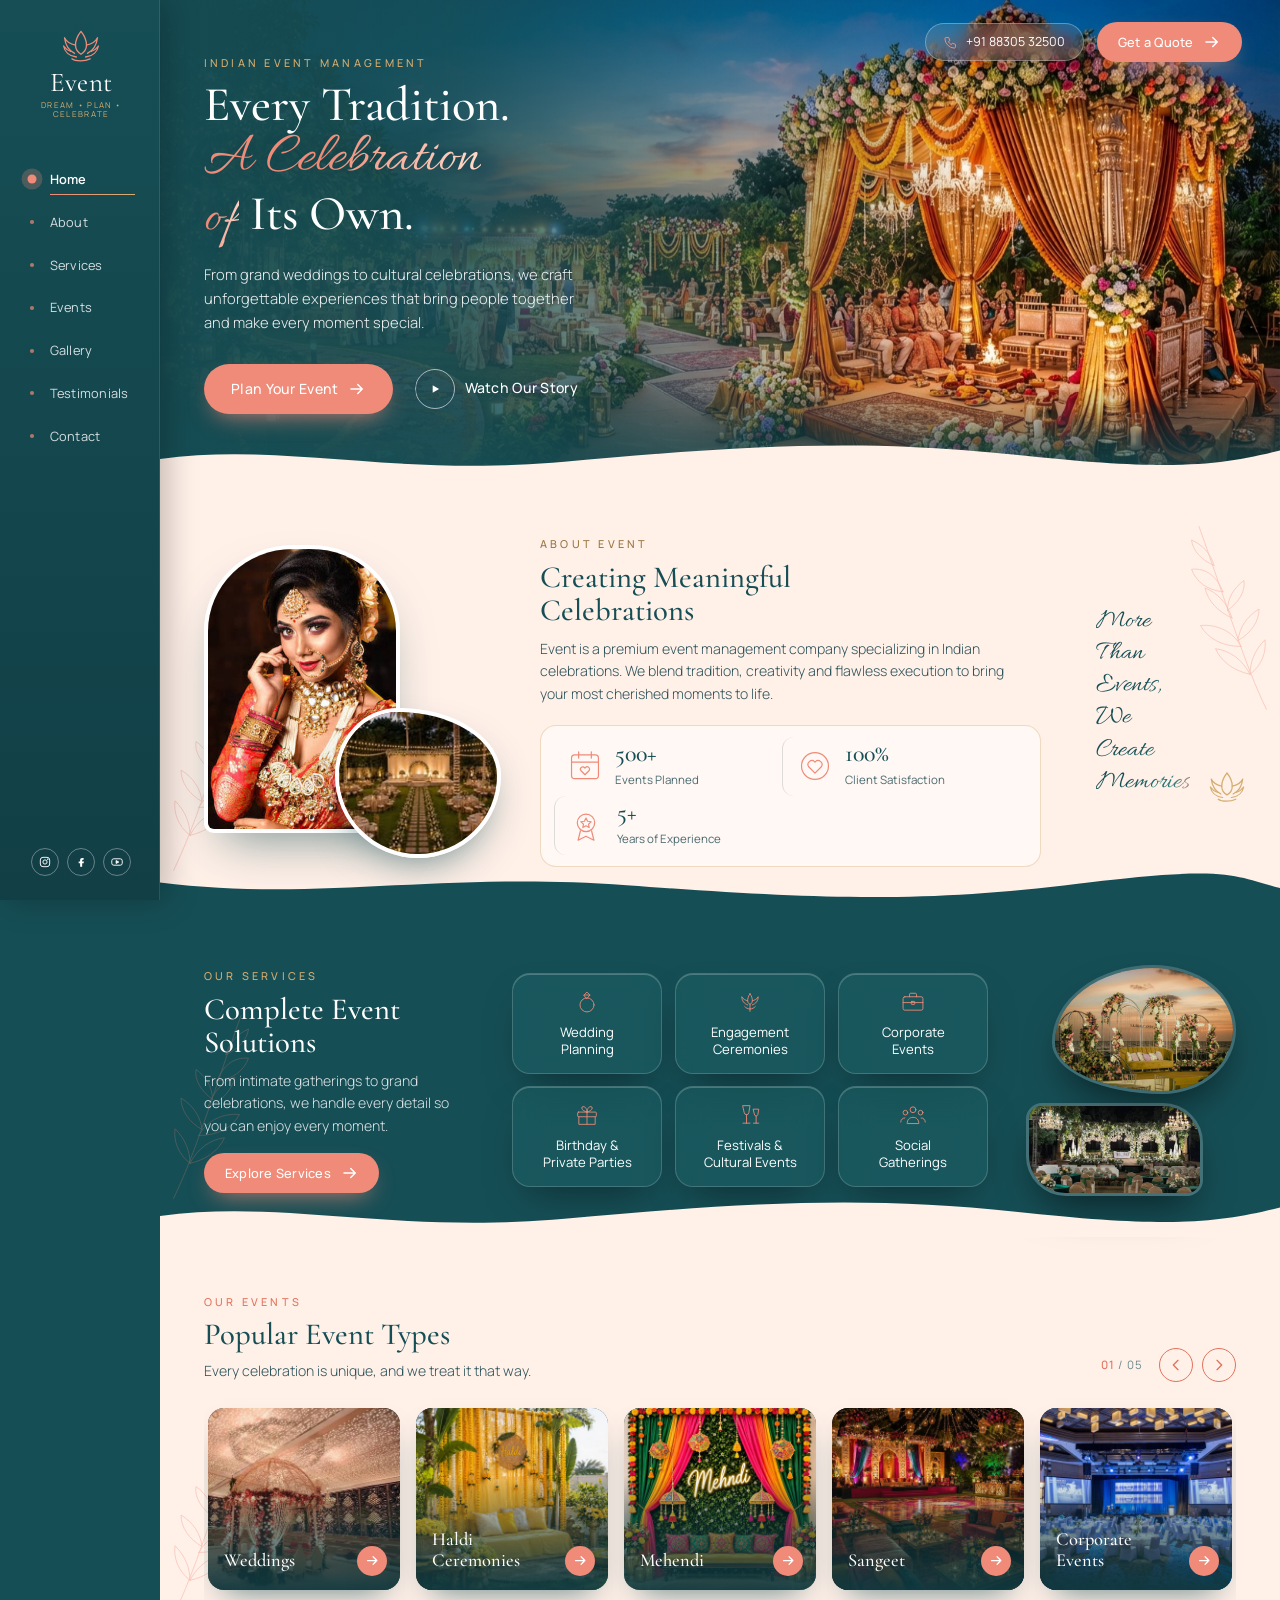
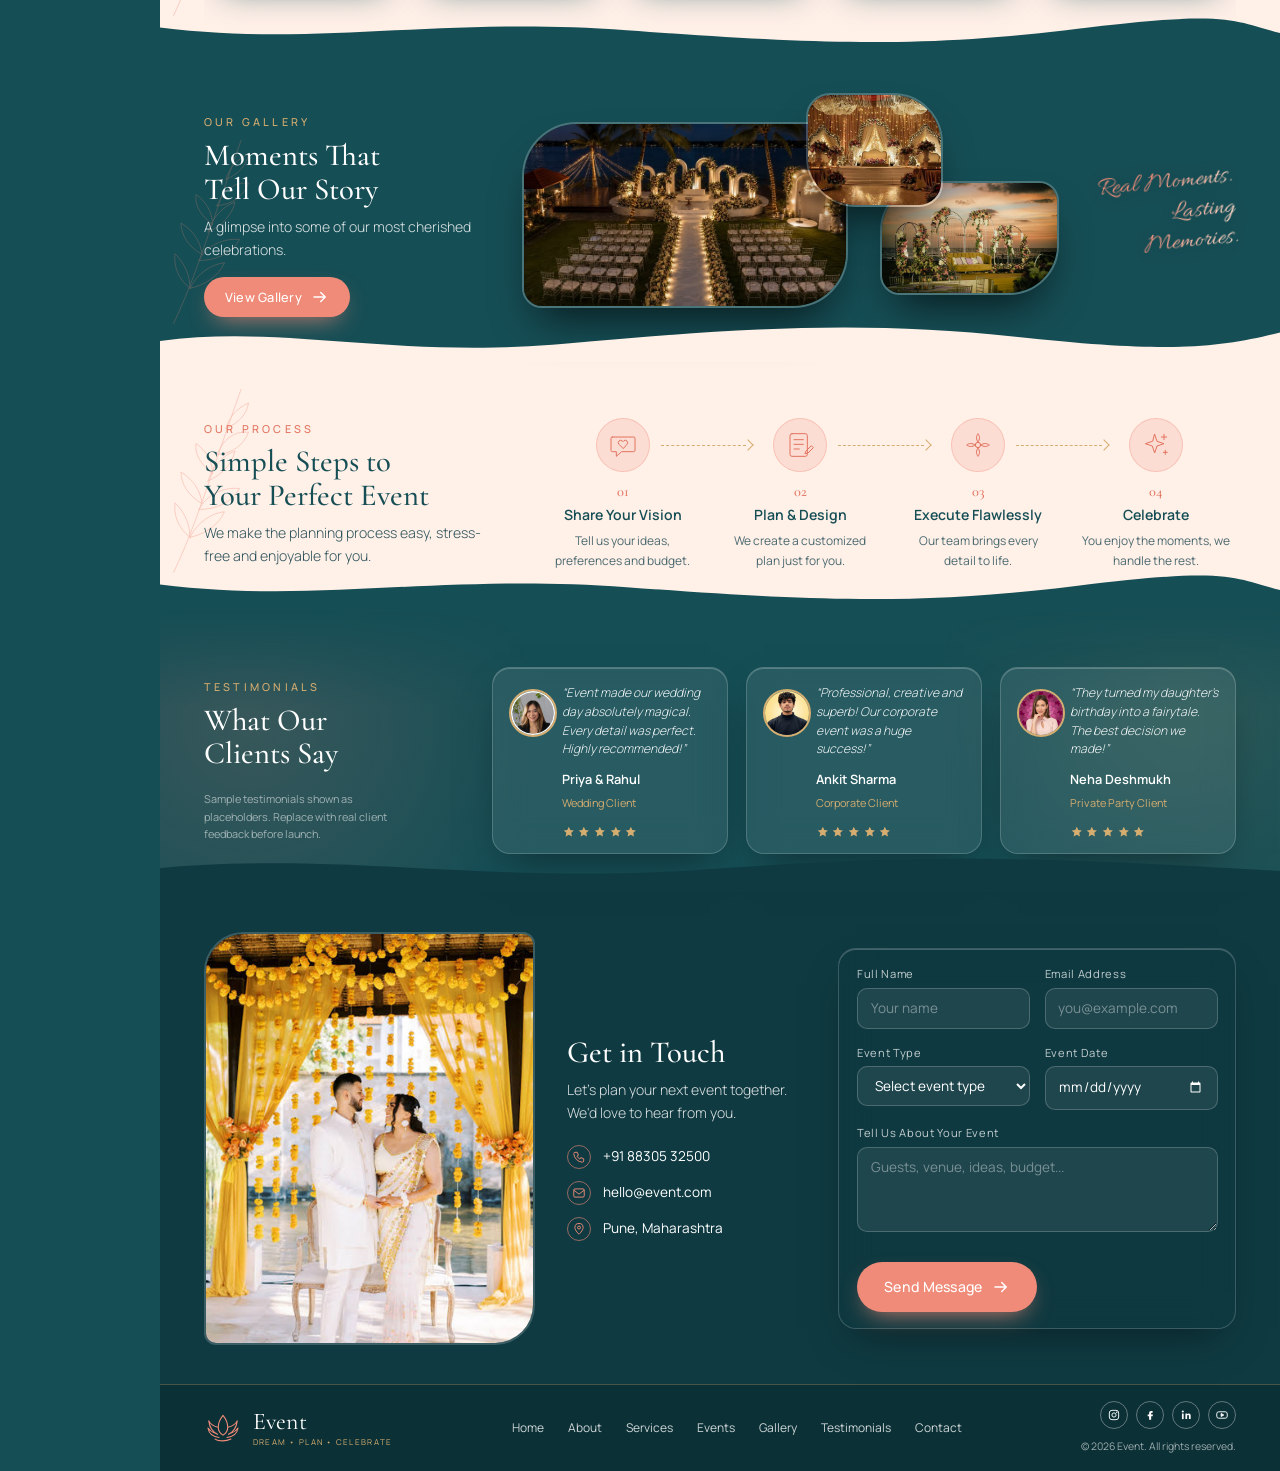
<file: index.html>
<!DOCTYPE html>
<html lang="en">
<head>
  <meta charset="UTF-8">
  <meta name="viewport" content="width=device-width, initial-scale=1">
  <title>Event | Indian Event Management in Pune</title>
  <meta name="description" content="Event is a premium Indian event management company crafting weddings, engagements, corporate events and cultural celebrations.">
  <meta name="theme-color" content="#164E55">
  <link rel="icon" type="image/svg+xml" href="assets/logo/favicon.svg">
  <link rel="preconnect" href="https://fonts.googleapis.com">
  <link rel="preconnect" href="https://fonts.gstatic.com" crossorigin>
  <link href="https://fonts.googleapis.com/css2?family=Allura&family=Cormorant+Garamond:ital,wght@0,400;0,500;0,600;1,400;1,500&family=Manrope:wght@300;400;500;600&display=swap" rel="stylesheet">
  <link rel="stylesheet" href="css/style.css">
</head>
<body>

<!-- ===== SVG sprite (icons + decorative branch) ===== -->
<svg class="sprite" width="0" height="0" aria-hidden="true" focusable="false">
  <defs>
    <symbol id="i-lotus" viewBox="0 0 48 48"><g fill="none" stroke="currentColor" stroke-width="1.4" stroke-linecap="round" stroke-linejoin="round"><path d="M24 8c-4 5-6 10-6 15s2.700 8 6 10c3.300-2 6-5 6-10S28 13 24 8z"/><path d="M18 23c-5-1-10-4-12-8 1 8 5 14 11 17"/><path d="M30 23c5-1 10-4 12-8-1 8-5 14-11 17"/><path d="M13 30c-3-1-6-3-8-6 1 6 6 11 14 12"/><path d="M35 30c3-1 6-3 8-6-1 6-6 11-14 12"/><path d="M14 38c4 3 14 3 20 0"/></g></symbol>
    <symbol id="i-ring" viewBox="0 0 48 48"><g fill="none" stroke="currentColor" stroke-width="1.5" stroke-linecap="round" stroke-linejoin="round"><circle cx="24" cy="29" r="12"/><path d="M19 12l5-5 5 5-5 6z"/><path d="M19 12h10"/></g></symbol>
    <symbol id="i-flower" viewBox="0 0 48 48"><g fill="none" stroke="currentColor" stroke-width="1.5" stroke-linecap="round" stroke-linejoin="round"><path d="M24 10c-3 4-4 8-4 12 0 3 2 5 4 6 2-1 4-3 4-6 0-4-1-8-4-12z"/><path d="M20 22c-4-1-8-3-10-7 0 7 4 12 10 14"/><path d="M28 22c4-1 8-3 10-7 0 7-4 12-10 14"/><path d="M24 28v12"/><path d="M24 36c-4 0-7-2-9-4M24 36c4 0 7-2 9-4"/></g></symbol>
    <symbol id="i-briefcase" viewBox="0 0 48 48"><g fill="none" stroke="currentColor" stroke-width="1.5" stroke-linecap="round" stroke-linejoin="round"><rect x="7" y="15" width="34" height="23" rx="3"/><path d="M18 15v-4a2 2 0 012-2h8a2 2 0 012 2v4"/><path d="M7 25h34"/><rect x="21" y="23" width="6" height="5" rx="1"/></g></symbol>
    <symbol id="i-gift" viewBox="0 0 48 48"><g fill="none" stroke="currentColor" stroke-width="1.5" stroke-linecap="round" stroke-linejoin="round"><rect x="8" y="19" width="32" height="8" rx="1.500"/><path d="M10 27v13h28V27M24 19v21"/><path d="M24 19c-3-1-9-3-9-7 0-3 4-3 6-1s3 5 3 8zM24 19c3-1 9-3 9-7 0-3-4-3-6-1s-3 5-3 8z"/></g></symbol>
    <symbol id="i-glass" viewBox="0 0 48 48"><g fill="none" stroke="currentColor" stroke-width="1.5" stroke-linecap="round" stroke-linejoin="round"><path d="M12 8h12l-2 12a4 4 0 01-4 3.500A4 4 0 0114 20z"/><path d="M18 23.500V38M12 38h12"/><path d="M30 14h9l-1.500 9a3.500 3.500 0 01-3 2.800 3.500 3.500 0 01-3-2.800z"/><path d="M34.500 26v12M30 38h9"/></g></symbol>
    <symbol id="i-people" viewBox="0 0 48 48"><g fill="none" stroke="currentColor" stroke-width="1.5" stroke-linecap="round" stroke-linejoin="round"><circle cx="24" cy="15" r="5"/><circle cx="11" cy="20" r="4"/><circle cx="37" cy="20" r="4"/><path d="M14 38c0-6 4-10 10-10s10 4 10 10z"/><path d="M3 36c0-4 3-7 7-7M45 36c0-4-3-7-7-7"/></g></symbol>
    <symbol id="i-cal-heart" viewBox="0 0 48 48"><g fill="none" stroke="currentColor" stroke-width="1.5" stroke-linecap="round" stroke-linejoin="round"><rect x="7" y="10" width="34" height="30" rx="4"/><path d="M7 19h34M16 6v8M32 6v8"/><path d="M24 35l-5-5a3 3 0 014.500-4l.5.600.500-.600a3 3 0 014.500 4z"/></g></symbol>
    <symbol id="i-heart" viewBox="0 0 48 48"><g fill="none" stroke="currentColor" stroke-width="1.5" stroke-linecap="round" stroke-linejoin="round"><circle cx="24" cy="24" r="17"/><path d="M24 33l-8-8a5 5 0 017.500-6.500l.5.700.5-.700A5 5 0 0132 25z"/></g></symbol>
    <symbol id="i-award" viewBox="0 0 48 48"><g fill="none" stroke="currentColor" stroke-width="1.5" stroke-linecap="round" stroke-linejoin="round"><circle cx="24" cy="20" r="11"/><path d="M24 14l2 4 4.500.600-3.300 3 .8 4.400-4-2.200-4 2.200.8-4.400-3.300-3 4.500-.600z"/><path d="M17 30l-3 12 10-5 10 5-3-12"/></g></symbol>
    <symbol id="i-chat" viewBox="0 0 48 48"><g fill="none" stroke="currentColor" stroke-width="1.5" stroke-linecap="round" stroke-linejoin="round"><path d="M8 12h32a2 2 0 012 2v18a2 2 0 01-2 2H22l-8 7v-7H8a2 2 0 01-2-2V14a2 2 0 012-2z"/><path d="M24 29l-6-6a3.500 3.500 0 015-5l1 1 1-1a3.500 3.500 0 015 5z"/></g></symbol>
    <symbol id="i-plan" viewBox="0 0 48 48"><g fill="none" stroke="currentColor" stroke-width="1.5" stroke-linecap="round" stroke-linejoin="round"><rect x="9" y="7" width="26" height="34" rx="3"/><path d="M15 16h14M15 23h14M15 30h8"/><path d="M33 33l8-8 3 3-8 8-4 1z"/></g></symbol>
    <symbol id="i-flower2" viewBox="0 0 48 48"><g fill="none" stroke="currentColor" stroke-width="1.5" stroke-linecap="round" stroke-linejoin="round"><circle cx="24" cy="24" r="4"/><path d="M24 20c-3-5-3-9 0-13 3 4 3 8 0 13zM24 28c-3 5-3 9 0 13 3-4 3-8 0-13zM20 24c-5-3-9-3-13 0 4 3 8 3 13 0zM28 24c5 3 9 3 13 0-4-3-8-3-13 0z"/></g></symbol>
    <symbol id="i-sparkle" viewBox="0 0 48 48"><g fill="none" stroke="currentColor" stroke-width="1.5" stroke-linecap="round" stroke-linejoin="round"><path d="M22 8l3.500 10.500L36 22l-10.500 3.500L22 36l-3.500-10.500L8 22l10.500-3.500z"/><path d="M36 8v8M32 12h8M38 32v6M35 35h6"/></g></symbol>
    <symbol id="i-arrow" viewBox="0 0 24 24"><path d="M4 12h15M13 6l6 6-6 6" fill="none" stroke="currentColor" stroke-width="2" stroke-linecap="round" stroke-linejoin="round"/></symbol>
    <symbol id="i-chev-l" viewBox="0 0 24 24"><path d="M15 5l-7 7 7 7" fill="none" stroke="currentColor" stroke-width="2" stroke-linecap="round" stroke-linejoin="round"/></symbol>
    <symbol id="i-chev-r" viewBox="0 0 24 24"><path d="M9 5l7 7-7 7" fill="none" stroke="currentColor" stroke-width="2" stroke-linecap="round" stroke-linejoin="round"/></symbol>
    <symbol id="i-play" viewBox="0 0 24 24"><path d="M8 5.500v13l11-6.500z" fill="currentColor"/></symbol>
    <symbol id="i-phone" viewBox="0 0 24 24"><path d="M5 4h4l2 5-2.500 1.500a11 11 0 005 5L15 13l5 2v4a2 2 0 01-2 2A16 16 0 013 6a2 2 0 012-2z" fill="none" stroke="currentColor" stroke-width="1.6" stroke-linejoin="round"/></symbol>
    <symbol id="i-mail" viewBox="0 0 24 24"><g fill="none" stroke="currentColor" stroke-width="1.6" stroke-linejoin="round"><rect x="3" y="5" width="18" height="14" rx="2"/><path d="M3 7l9 7 9-7"/></g></symbol>
    <symbol id="i-pin" viewBox="0 0 24 24"><g fill="none" stroke="currentColor" stroke-width="1.6" stroke-linejoin="round"><path d="M12 21s-7-6.500-7-11.500A7 7 0 0119 9.500C19 14.500 12 21 12 21z"/><circle cx="12" cy="9.500" r="2.500"/></g></symbol>
    <symbol id="i-cal" viewBox="0 0 24 24"><g fill="none" stroke="currentColor" stroke-width="1.6" stroke-linecap="round" stroke-linejoin="round"><rect x="3.500" y="5" width="17" height="15" rx="2"/><path d="M3.500 10h17M8 3v4M16 3v4"/></g></symbol>
    <symbol id="i-insta" viewBox="0 0 24 24"><g fill="none" stroke="currentColor" stroke-width="1.6"><rect x="4" y="4" width="16" height="16" rx="4.500"/><circle cx="12" cy="12" r="3.600"/><circle cx="16.800" cy="7.200" r=".6" fill="currentColor"/></g></symbol>
    <symbol id="i-fb" viewBox="0 0 24 24"><path d="M14 8h2.500V5H14c-2.200 0-3.500 1.500-3.500 3.700V11H8v3h2.500v6H14v-6h2.500l.5-3H14V9a1 1 0 011-1z" fill="currentColor"/></symbol>
    <symbol id="i-in" viewBox="0 0 24 24"><g fill="currentColor"><rect x="5" y="9.500" width="3" height="9.500"/><circle cx="6.500" cy="6" r="1.800"/><path d="M11 9.500h2.800v1.400c.5-.9 1.600-1.600 3-1.600 2.700 0 3.200 1.800 3.200 4V19h-3v-4.800c0-1.100 0-2.300-1.500-2.300S14 13 14 14.200V19h-3z"/></g></symbol>
    <symbol id="i-yt" viewBox="0 0 24 24"><g fill="none" stroke="currentColor" stroke-width="1.6"><rect x="3" y="6.500" width="18" height="11" rx="3.500"/><path d="M10.500 9.500v5l4.500-2.500z" fill="currentColor"/></g></symbol>
    <symbol id="i-close" viewBox="0 0 24 24"><path d="M6 6l12 12M18 6L6 18" fill="none" stroke="currentColor" stroke-width="2" stroke-linecap="round"/></symbol>
    <symbol id="i-star" viewBox="0 0 24 24"><path d="M12 3l2.700 5.800 6.300.8-4.600 4.300 1.200 6.200L12 17l-5.600 3.100 1.200-6.200L3 9.600l6.300-.8z" fill="currentColor"/></symbol>
    <symbol id="deco-branch" viewBox="0 0 160 260"><g fill="none" stroke="currentColor" stroke-width="1" stroke-linecap="round" stroke-linejoin="round"><path d="M150 252C120 190 100 120 60 8"/><path d="M128 205c-20-4-38-16-46-34 18 2 36 14 46 34zM116 168c-24 0-44-10-54-28 22-2 44 8 54 28zM104 130c-18-8-32-22-36-40 16 6 30 20 36 40zM92 95c-22-2-36-14-42-30 20-2 34 10 42 30zM80 60C62 52 52 40 50 26c14 6 26 18 30 34z"/><path d="M128 205c16-12 22-30 20-46-14 14-20 30-20 46zM112 160c18-10 28-26 28-42-16 10-26 24-28 42zM98 120c16-12 24-26 22-40-14 10-22 24-22 40z"/></g></symbol>
  </defs>
</svg>

<div id="scroll-bar" aria-hidden="true"></div>
<a class="skip-link" href="#main">Skip to content</a>

<!-- ===== Mobile top bar ===== -->
<div class="mobile-bar">
  <a href="#home" class="brand brand--sm" aria-label="Event home">
    <svg class="brand__mark"><use href="#i-lotus"/></svg>
    <span class="brand__name">Event</span>
  </a>
  <button class="burger" id="burger" aria-label="Open menu" aria-expanded="false" aria-controls="sidebar"><span></span><span></span><span></span></button>
</div>
<div class="scrim" id="scrim"></div>

<!-- ===== Sidebar (same markup as components/header.html) ===== -->
<aside class="sidebar" id="sidebar" aria-label="Main navigation">
  <a href="#home" class="brand" aria-label="Event home">
    <svg class="brand__mark"><use href="#i-lotus"/></svg>
    <span class="brand__name">Event</span>
    <span class="brand__tag">Dream &bull; Plan &bull; Celebrate</span>
  </a>
  <nav class="nav">
    <a href="#home" class="nav__link is-active">Home</a>
    <a href="#about" class="nav__link">About</a>
    <a href="#services" class="nav__link">Services</a>
    <a href="#events" class="nav__link">Events</a>
    <a href="#gallery" class="nav__link">Gallery</a>
    <a href="#testimonials" class="nav__link">Testimonials</a>
    <a href="#contact" class="nav__link">Contact</a>
  </nav>
  <div class="social">
    <a href="https://www.instagram.com/" target="_blank" rel="noopener" aria-label="Instagram"><svg><use href="#i-insta"/></svg></a>
    <a href="https://www.facebook.com/" target="_blank" rel="noopener" aria-label="Facebook"><svg><use href="#i-fb"/></svg></a>
    <a href="https://www.youtube.com/" target="_blank" rel="noopener" aria-label="YouTube"><svg><use href="#i-yt"/></svg></a>
  </div>
</aside>

<main id="main" class="page">

  <!-- ===== HERO ===== -->
  <section class="hero" id="home" data-section>
    <div class="hero__bg"></div>
    <div class="hero__shade"></div>
    <div class="hero__top">
      <a class="pill pill--ghost" href="tel:+918830532500"><svg><use href="#i-phone"/></svg> +91 88305 32500</a>
      <a class="btn btn--coral btn--sm" href="#contact">Get a Quote <svg><use href="#i-arrow"/></svg></a>
    </div>
    <div class="hero__content">
      <p class="eyebrow reveal">Indian Event Management</p>
      <h1 class="hero__title">
        <span class="hero__line">Every Tradition.</span>
        <span class="hero__line hero__line--script"><em>A Celebration</em></span>
        <span class="hero__line"><em>of</em> Its Own.</span>
      </h1>
      <p class="hero__text">From grand weddings to cultural celebrations, we craft unforgettable experiences that bring people together and make every moment special.</p>
      <div class="hero__cta">
        <a href="#contact" class="btn btn--coral">Plan Your Event <svg><use href="#i-arrow"/></svg></a>
        <a href="#about" class="btn btn--text"><span class="play"><svg><use href="#i-play"/></svg></span> Watch Our Story</a>
      </div>
    </div>
    <p class="hero__script" aria-hidden="true">Royal<br>Celebrations,<br>Modern<br>Experiences</p>
  </section>

  <!-- ===== ABOUT ===== -->
  <section class="section section--ivory about" id="about" data-section>
    <svg class="deco deco--l" aria-hidden="true"><use href="#deco-branch"/></svg>
    <svg class="deco deco--r" aria-hidden="true"><use href="#deco-branch"/></svg>
    <div class="about__grid">
      <div class="about__media reveal">
        <div class="about__main"><img src="assets/images/bride.jpg" alt="Indian bride in a red and gold lehenga looking at a candle-lit venue" loading="lazy"></div>
        <div class="about__small"><img src="assets/images/about-small.jpg" alt="Decorated wedding reception hall with candles" loading="lazy"></div>
      </div>
      <div class="about__copy reveal">
        <p class="eyebrow eyebrow--gold">About Event</p>
        <h2 class="title">Creating Meaningful<br>Celebrations</h2>
        <p class="lead">Event is a premium event management company specializing in Indian celebrations. We blend tradition, creativity and flawless execution to bring your most cherished moments to life.</p>
        <ul class="stats">
          <li><svg class="stats__ic"><use href="#i-cal-heart"/></svg><div><strong data-count="500" data-suffix="+">500+</strong><span>Events Planned</span></div></li>
          <li><svg class="stats__ic"><use href="#i-heart"/></svg><div><strong data-count="100" data-suffix="%">100%</strong><span>Client Satisfaction</span></div></li>
          <li><svg class="stats__ic"><use href="#i-award"/></svg><div><strong data-count="5" data-suffix="+">5+</strong><span>Years of Experience</span></div></li>
        </ul>
      </div>
      <blockquote class="about__quote reveal">
        <span class="rule" aria-hidden="true"></span>
        <p>More<br>Than Events,<br>We Create<br>Memories</p>
        <svg class="about__lotus" aria-hidden="true"><use href="#i-lotus"/></svg>
      </blockquote>
    </div>
  </section>

  <!-- ===== SERVICES ===== -->
  <section class="section section--teal services" id="services" data-section>
    <svg class="deco deco--l deco--light" aria-hidden="true"><use href="#deco-branch"/></svg>
    <div class="services__grid">
      <div class="services__intro reveal">
        <p class="eyebrow">Our Services</p>
        <h2 class="title title--light">Complete Event<br>Solutions</h2>
        <p class="lead lead--light">From intimate gatherings to grand celebrations, we handle every detail so you can enjoy every moment.</p>
        <a href="#contact" class="btn btn--coral btn--sm">Explore Services <svg><use href="#i-arrow"/></svg></a>
      </div>
      <ul class="cards">
        <li><a class="glass card spot tilt" href="#contact" data-event="Wedding"><svg><use href="#i-ring"/></svg><span>Wedding<br>Planning</span></a></li>
        <li><a class="glass card spot tilt" href="#contact" data-event="Engagement"><svg><use href="#i-flower"/></svg><span>Engagement<br>Ceremonies</span></a></li>
        <li><a class="glass card spot tilt" href="#contact" data-event="Corporate Event"><svg><use href="#i-briefcase"/></svg><span>Corporate<br>Events</span></a></li>
        <li><a class="glass card spot tilt" href="#contact" data-event="Birthday / Private Party"><svg><use href="#i-gift"/></svg><span>Birthday &amp;<br>Private Parties</span></a></li>
        <li><a class="glass card spot tilt" href="#contact" data-event="Festival / Cultural Event"><svg><use href="#i-glass"/></svg><span>Festivals &amp;<br>Cultural Events</span></a></li>
        <li><a class="glass card spot tilt" href="#contact" data-event="Social Gathering"><svg><use href="#i-people"/></svg><span>Social<br>Gatherings</span></a></li>
      </ul>
      <div class="services__media reveal">
        <div class="services__a"><img src="assets/images/service-top.jpg" alt="Hands decorated with bridal mehendi" loading="lazy"></div>
        <div class="services__b"><img src="assets/images/service-bottom.jpg" alt="Floral wedding mandap framed by lanterns" loading="lazy"></div>
      </div>
    </div>
  </section>

  <!-- ===== POPULAR EVENTS ===== -->
  <section class="section section--ivory events" id="events" data-section>
    <svg class="deco deco--l" aria-hidden="true"><use href="#deco-branch"/></svg>
    <div class="events__head">
      <div class="reveal">
        <p class="eyebrow eyebrow--coral">Our Events</p>
        <h2 class="title">Popular Event Types</h2>
        <p class="lead">Every celebration is unique, and we treat it that way.</p>
      </div>
      <div class="slider-ctl">
        <span class="slider-count"><b id="slideNow">01</b> / <span id="slideTotal">05</span></span>
        <button class="round" id="prev" aria-label="Previous events"><svg><use href="#i-chev-l"/></svg></button>
        <button class="round" id="next" aria-label="Next events"><svg><use href="#i-chev-r"/></svg></button>
      </div>
    </div>
    <div class="track" id="track" tabindex="0" aria-label="Popular event types">
      <article class="ecard tilt"><img src="assets/images/event-wedding.jpg" alt="Floral Indian wedding mandap" loading="lazy"><div class="ecard__body"><h3>Weddings</h3><p>Traditional &bull; Royal &bull; Elegant</p></div><a class="go" href="#contact" data-event="Wedding" aria-label="Plan a wedding"><svg><use href="#i-arrow"/></svg></a></article>
      <article class="ecard tilt"><img src="assets/images/event-haldi.jpg" alt="Haldi ceremony with yellow decor" loading="lazy"><div class="ecard__body"><h3>Haldi Ceremonies</h3><p>Colourful &bull; Joyful &bull; Vibrant</p></div><a class="go" href="#contact" data-event="Haldi" aria-label="Plan a haldi ceremony"><svg><use href="#i-arrow"/></svg></a></article>
      <article class="ecard tilt"><img src="assets/images/event-mehendi.jpg" alt="Fresh roses and flowers for mehendi decor" loading="lazy"><div class="ecard__body"><h3>Mehendi</h3><p>Artistic &bull; Traditional &bull; Fun</p></div><a class="go" href="#contact" data-event="Mehendi" aria-label="Plan a mehendi"><svg><use href="#i-arrow"/></svg></a></article>
      <article class="ecard tilt"><img src="assets/images/event-sangeet.jpg" alt="Sangeet stage with purple and blue lighting" loading="lazy"><div class="ecard__body"><h3>Sangeet</h3><p>Music &bull; Dance &bull; Celebration</p></div><a class="go" href="#contact" data-event="Sangeet" aria-label="Plan a sangeet"><svg><use href="#i-arrow"/></svg></a></article>
      <article class="ecard tilt"><img src="assets/images/event-corporate.jpg" alt="Elegant banquet seating for a corporate event" loading="lazy"><div class="ecard__body"><h3>Corporate Events</h3><p>Professional &bull; Stylish &bull; Impactful</p></div><a class="go" href="#contact" data-event="Corporate Event" aria-label="Plan a corporate event"><svg><use href="#i-arrow"/></svg></a></article>
    </div>
  </section>

  <!-- ===== GALLERY ===== -->
  <section class="section section--teal gallery" id="gallery" data-section>
    <svg class="deco deco--l deco--light" aria-hidden="true"><use href="#deco-branch"/></svg>
    <div class="gallery__grid">
      <div class="gallery__intro reveal">
        <p class="eyebrow">Our Gallery</p>
        <h2 class="title title--light">Moments That<br>Tell Our Story</h2>
        <p class="lead lead--light">A glimpse into some of our most cherished celebrations.</p>
        <button type="button" class="btn btn--coral btn--sm" data-open="0">View Gallery <svg><use href="#i-arrow"/></svg></button>
      </div>
      <div class="collage reveal">
        <button type="button" class="collage__item collage__item--a" data-open="0" aria-label="Open photo: mandap at the lakeside"><img src="assets/images/gallery-main.jpg" alt="Floral mandap aisle at an evening wedding" loading="lazy"></button>
        <button type="button" class="collage__item collage__item--b" data-open="1" aria-label="Open photo: floral stage"><img src="assets/images/gallery-b.jpg" alt="Flower-draped wedding stage" loading="lazy"></button>
        <button type="button" class="collage__item collage__item--c" data-open="2" aria-label="Open photo: lakeside evening celebration"><img src="assets/images/gallery-c.jpg" alt="Lakeside celebration at dusk with lanterns" loading="lazy"></button>
      </div>
      <p class="gallery__script" aria-hidden="true">Real Moments.<br>Lasting Memories.</p>
    </div>
  </section>

  <!-- ===== PROCESS ===== -->
  <section class="section section--ivory process" id="process" data-section>
    <svg class="deco deco--l" aria-hidden="true"><use href="#deco-branch"/></svg>
    <div class="process__grid">
      <div class="reveal">
        <p class="eyebrow eyebrow--coral">Our Process</p>
        <h2 class="title">Simple Steps to<br>Your Perfect Event</h2>
        <p class="lead">We make the planning process easy, stress-free and enjoyable for you.</p>
      </div>
      <ol class="steps">
        <li class="reveal"><span class="steps__ic"><svg><use href="#i-chat"/></svg></span><b>01</b><h3>Share Your Vision</h3><p>Tell us your ideas, preferences and budget.</p></li>
        <li class="reveal"><span class="steps__ic"><svg><use href="#i-plan"/></svg></span><b>02</b><h3>Plan &amp; Design</h3><p>We create a customized plan just for you.</p></li>
        <li class="reveal"><span class="steps__ic"><svg><use href="#i-flower2"/></svg></span><b>03</b><h3>Execute Flawlessly</h3><p>Our team brings every detail to life.</p></li>
        <li class="reveal"><span class="steps__ic"><svg><use href="#i-sparkle"/></svg></span><b>04</b><h3>Celebrate</h3><p>You enjoy the moments, we handle the rest.</p></li>
      </ol>
    </div>
  </section>

  <!-- ===== TESTIMONIALS ===== -->
  <section class="section section--teal testimonials" id="testimonials" data-section>
    <div class="testimonials__grid">
      <div class="reveal">
        <p class="eyebrow">Testimonials</p>
        <h2 class="title title--light">What Our<br>Clients Say</h2>
        <p class="note">Sample testimonials shown as placeholders. Replace with real client feedback before launch.</p>
      </div>
      <div class="quotes">
        <figure class="glass quote reveal spot tilt">
          <img class="quote__av" src="assets/images/client-1.jpg" alt="" loading="lazy">
          <blockquote>&ldquo;Event made our wedding day absolutely magical. Every detail was perfect. Highly recommended!&rdquo;</blockquote>
          <figcaption><b>Priya &amp; Rahul</b><span>Wedding Client</span></figcaption>
          <div class="stars" role="img" aria-label="5 out of 5 stars"><svg><use href="#i-star"/></svg><svg><use href="#i-star"/></svg><svg><use href="#i-star"/></svg><svg><use href="#i-star"/></svg><svg><use href="#i-star"/></svg></div>
        </figure>
        <figure class="glass quote reveal spot tilt">
          <img class="quote__av" src="assets/images/client-2.jpg" alt="" loading="lazy">
          <blockquote>&ldquo;Professional, creative and superb! Our corporate event was a huge success!&rdquo;</blockquote>
          <figcaption><b>Ankit Sharma</b><span>Corporate Client</span></figcaption>
          <div class="stars" role="img" aria-label="5 out of 5 stars"><svg><use href="#i-star"/></svg><svg><use href="#i-star"/></svg><svg><use href="#i-star"/></svg><svg><use href="#i-star"/></svg><svg><use href="#i-star"/></svg></div>
        </figure>
        <figure class="glass quote reveal spot tilt">
          <img class="quote__av" src="assets/images/client-3.jpg" alt="" loading="lazy">
          <blockquote>&ldquo;They turned my daughter's birthday into a fairytale. The best decision we made!&rdquo;</blockquote>
          <figcaption><b>Neha Deshmukh</b><span>Private Party Client</span></figcaption>
          <div class="stars" role="img" aria-label="5 out of 5 stars"><svg><use href="#i-star"/></svg><svg><use href="#i-star"/></svg><svg><use href="#i-star"/></svg><svg><use href="#i-star"/></svg><svg><use href="#i-star"/></svg></div>
        </figure>
      </div>
    </div>
  </section>

  <!-- ===== CONTACT ===== -->
  <section class="section section--teal-deep contact" id="contact" data-section>
    <div class="contact__grid">
      <div class="contact__media" aria-hidden="true"><img src="assets/images/contact.jpg" alt="" loading="lazy"></div>
      <div class="contact__info reveal">
        <h2 class="title title--light">Get in Touch</h2>
        <p class="lead lead--light">Let's plan your next event together. We'd love to hear from you.</p>
        <ul class="info">
          <li><svg><use href="#i-phone"/></svg><a href="tel:+918830532500">+91 88305 32500</a></li>
          <li><svg><use href="#i-mail"/></svg><a href="mailto:hello@event.com">hello@event.com</a></li>
          <li><svg><use href="#i-pin"/></svg><span>Pune, Maharashtra</span></li>
        </ul>
      </div>
      <form class="glass form reveal" id="enquiry" novalidate>
        <div class="field">
          <label for="f-name">Full Name</label>
          <input id="f-name" name="name" type="text" autocomplete="name" required minlength="2" placeholder="Your name">
          <small class="err" id="e-name"></small>
        </div>
        <div class="field">
          <label for="f-email">Email Address</label>
          <input id="f-email" name="email" type="email" autocomplete="email" required placeholder="you@example.com">
          <small class="err" id="e-email"></small>
        </div>
        <div class="field">
          <label for="f-type">Event Type</label>
          <select id="f-type" name="type" required>
            <option value="">Select event type</option>
            <option>Wedding</option><option>Engagement</option><option>Haldi</option><option>Mehendi</option><option>Sangeet</option>
            <option>Corporate Event</option><option>Birthday / Private Party</option><option>Festival / Cultural Event</option><option>Social Gathering</option>
          </select>
          <small class="err" id="e-type"></small>
        </div>
        <div class="field">
          <label for="f-date">Event Date</label>
          <input id="f-date" name="date" type="date" required>
          <small class="err" id="e-date"></small>
        </div>
        <div class="field field--full">
          <label for="f-msg">Tell Us About Your Event</label>
          <textarea id="f-msg" name="message" rows="3" required minlength="10" placeholder="Guests, venue, ideas, budget..."></textarea>
          <small class="err" id="e-msg"></small>
        </div>
        <div class="form__foot field--full">
          <p class="form__status" id="status" role="status" aria-live="polite"></p>
          <button class="btn btn--coral" type="submit">Send Message <svg><use href="#i-arrow"/></svg></button>
        </div>
      </form>
    </div>
  </section>
</main>

<!-- ===== Footer (same markup as components/footer.html) ===== -->
<footer class="footer">
  <a href="#home" class="brand brand--row" aria-label="Event home">
    <svg class="brand__mark"><use href="#i-lotus"/></svg>
    <span><span class="brand__name">Event</span><span class="brand__tag">Dream &bull; Plan &bull; Celebrate</span></span>
  </a>
  <nav class="footer__nav" aria-label="Footer">
    <a href="#home">Home</a><a href="#about">About</a><a href="#services">Services</a><a href="#events">Events</a><a href="#gallery">Gallery</a><a href="#testimonials">Testimonials</a><a href="#contact">Contact</a>
  </nav>
  <div class="footer__right">
    <div class="social">
      <a href="https://www.instagram.com/" target="_blank" rel="noopener" aria-label="Instagram"><svg><use href="#i-insta"/></svg></a>
      <a href="https://www.facebook.com/" target="_blank" rel="noopener" aria-label="Facebook"><svg><use href="#i-fb"/></svg></a>
      <a href="https://www.linkedin.com/" target="_blank" rel="noopener" aria-label="LinkedIn"><svg><use href="#i-in"/></svg></a>
      <a href="https://www.youtube.com/" target="_blank" rel="noopener" aria-label="YouTube"><svg><use href="#i-yt"/></svg></a>
    </div>
    <p>&copy; <span id="year">2025</span> Event. All rights reserved.</p>
  </div>
</footer>

<!-- ===== Lightbox ===== -->
<div class="lightbox" id="lightbox" role="dialog" aria-modal="true" aria-label="Gallery viewer" hidden>
  <button class="lb-close round" id="lbClose" aria-label="Close"><svg><use href="#i-close"/></svg></button>
  <button class="lb-nav lb-prev round" id="lbPrev" aria-label="Previous photo"><svg><use href="#i-chev-l"/></svg></button>
  <img id="lbImg" alt="">
  <button class="lb-nav lb-next round" id="lbNext" aria-label="Next photo"><svg><use href="#i-chev-r"/></svg></button>
</div>

<script src="js/script.js"></script>
</body>
</html>
</file>
<file: css/style.css>
/* ==========================================================================
   Event - Indian Event Management
   Palette: petrol teal #164E55 | heritage teal #247B7B | coral #EF8B78
            ivory #FFF0E8 | antique gold #D5AD70 | dark text #153B43
   ========================================================================== */
:root {
  --teal: #164E55;
  --teal-2: #247B7B;
  --teal-deep: #0F3A41;
  --coral: #EF8B78;
  --coral-d: #e2735e;
  --ivory: #FFF0E8;
  --gold: #D5AD70;
  --ink: #153B43;
  --side: clamp(150px, 12.5vw, 210px);
  --serif: "Cormorant Garamond", "Playfair Display", Georgia, serif;
  --sans: Manrope, Poppins, system-ui, sans-serif;
  --script: Allura, cursive;
  --ease: cubic-bezier(.2, .7, .2, 1);
  --wave-ivory: url("data:image/svg+xml,%3Csvg xmlns='http://www.w3.org/2000/svg' viewBox='0 0 1440 60' preserveAspectRatio='none'%3E%3Cpath fill='%23FFF0E8' d='M0 60V30C160 6 300 56 520 34S900 0 1100 24 1360 40 1440 18V60z'/%3E%3C/svg%3E");
  --wave-teal: url("data:image/svg+xml,%3Csvg xmlns='http://www.w3.org/2000/svg' viewBox='0 0 1440 60' preserveAspectRatio='none'%3E%3Cpath fill='%23164E55' d='M0 60V22C200 50 360 6 600 26S980 52 1180 24 1380 14 1440 30V60z'/%3E%3C/svg%3E");
  --wave-deep: url("data:image/svg+xml,%3Csvg xmlns='http://www.w3.org/2000/svg' viewBox='0 0 1440 60' preserveAspectRatio='none'%3E%3Cpath fill='%230F3A41' d='M0 60V26C240 2 420 50 700 28S1100 8 1440 30V60z'/%3E%3C/svg%3E");
}

*, *::before, *::after { box-sizing: border-box; }
html { scroll-behavior: smooth; scroll-padding-top: 20px; }
body { margin: 0; font-family: var(--sans); color: var(--ink); background: var(--teal); line-height: 1.6; -webkit-font-smoothing: antialiased; overflow-x: hidden; }
img { display: block; max-width: 100%; }
a { color: inherit; text-decoration: none; }
button { font: inherit; cursor: pointer; border: 0; background: none; color: inherit; }
ul, ol { list-style: none; margin: 0; padding: 0; }
h1, h2, h3, p, figure, blockquote { margin: 0; }
svg { width: 1em; height: 1em; flex: none; }
.sprite { position: absolute; width: 0; height: 0; overflow: hidden; }
.skip-link { position: fixed; left: 12px; top: -60px; z-index: 200; background: var(--coral); color: #fff; padding: .5rem 1rem; border-radius: 99px; transition: top .2s; }
.skip-link:focus { top: 12px; }
:focus-visible { outline: 2px solid var(--coral); outline-offset: 3px; }

/* ---------- Sidebar ---------- */
.sidebar { position: fixed; z-index: 60; inset: 0 auto 0 0; width: var(--side); background: linear-gradient(180deg, #164E55, #123f46); display: flex; flex-direction: column; align-items: center; padding: 1.5rem 1rem 1.5rem 1.2rem; box-shadow: 6px 0 30px rgba(0,0,0,.25); border-right: 1px solid rgba(213,173,112,.18); }
.brand { display: flex; flex-direction: column; align-items: center; text-align: center; color: #fff; line-height: 1.1; }
.brand__mark { width: 44px; height: 44px; color: var(--coral); }
.brand__name { font-family: var(--serif); font-size: 1.7rem; letter-spacing: .01em; display: block; }
.brand__tag { font-size: .5rem; letter-spacing: .16em; text-transform: uppercase; color: var(--gold); display: block; margin-top: 3px; }
.nav { margin: 2.6rem 0 auto; display: flex; flex-direction: column; gap: .3rem; align-self: stretch; padding-left: .6rem; }
.nav__link { position: relative; padding: .55rem .4rem .55rem 1.3rem; font-size: .8rem; letter-spacing: .02em; color: rgba(255,255,255,.82); transition: color .3s, transform .3s var(--ease); }
.nav__link::before { content: ""; position: absolute; left: 0; top: 50%; width: 6px; height: 6px; border-radius: 50%; background: var(--coral); transform: translateY(-50%) scale(.7); opacity: .7; transition: .3s var(--ease); }
.nav__link:hover { color: #fff; transform: translateX(4px); }
.nav__link.is-active { color: #fff; font-weight: 600; }
.nav__link.is-active::before { transform: translateY(-50%) scale(1.5); opacity: 1; box-shadow: 0 0 0 4px rgba(239,139,120,.25); }
.social { display: flex; gap: .5rem; }
.social a { display: grid; place-items: center; width: 28px; height: 28px; border-radius: 50%; border: 1px solid rgba(255,255,255,.35); color: #fff; font-size: .9rem; transition: .3s var(--ease); }
.social a:hover { background: var(--coral); border-color: var(--coral); transform: translateY(-3px); }
.social svg { width: 14px; height: 14px; }

.mobile-bar, .scrim { display: none; }
.page, .footer { margin-left: var(--side); }

/* ---------- Shared bits ---------- */
.section { position: relative; padding: 5.5rem clamp(1.2rem, 4vw, 3.5rem) 4.5rem; margin-top: -2px; }
.section::before { content: ""; position: absolute; left: 0; right: 0; top: -58px; height: 60px; background-size: 100% 100%; background-repeat: no-repeat; pointer-events: none; z-index: 2; }
.section--ivory { background: var(--ivory); }
.section--ivory::before { background-image: var(--wave-ivory); }
.section--teal { background: var(--teal); color: #fff; }
.section--teal::before { background-image: var(--wave-teal); }
.section--teal-deep { background: var(--teal-deep); color: #fff; }
.section--teal-deep::before { background-image: var(--wave-deep); }
.section > * { position: relative; z-index: 1; }
.section > .deco { position: absolute; z-index: 0; }

.eyebrow { font-size: .68rem; letter-spacing: .3em; text-transform: uppercase; color: var(--gold); font-weight: 500; margin-bottom: .8rem; }
.eyebrow--gold { color: #9a7440; }
.eyebrow--coral { color: var(--coral-d); }
.title { font-family: var(--serif); font-weight: 500; font-size: clamp(2rem, 3.1vw, 3rem); line-height: 1.1; color: var(--teal); }
.title--light { color: #fff; }
.lead { margin-top: 1rem; max-width: 34em; font-size: .95rem; color: #2c525a; font-weight: 300; }
.lead--light { color: rgba(255,255,255,.85); }
.deco { width: 150px; height: 250px; color: var(--coral); opacity: .45; pointer-events: none; }
.deco--l { left: 6px; bottom: 30px; transform: scaleX(-1); }
.deco--r { right: 6px; top: 40px; }
.deco--light { color: var(--coral); opacity: .3; }

.btn { display: inline-flex; align-items: center; gap: .6rem; padding: .85rem 1.7rem; border-radius: 99px; font-weight: 500; font-size: .88rem; letter-spacing: .02em; transition: transform .35s var(--ease), box-shadow .35s, background .3s; }
.btn svg { width: 18px; height: 18px; transition: transform .3s; }
.btn:hover svg { transform: translateX(4px); }
.btn--coral { background: var(--coral); color: #fff; box-shadow: 0 10px 24px -10px rgba(239,139,120,.9); }
.btn--coral:hover { background: var(--coral-d); transform: translateY(-3px); box-shadow: 0 16px 30px -10px rgba(239,139,120,1), 0 0 0 4px rgba(239,139,120,.2); }
.btn--sm { padding: .6rem 1.3rem; font-size: .8rem; }
.btn--text { color: #fff; padding-left: 0; }
.play { display: grid; place-items: center; width: 40px; height: 40px; border-radius: 50%; border: 1px solid rgba(255,255,255,.6); backdrop-filter: blur(6px); transition: .3s; }
.play svg { width: 14px; height: 14px; transform: none !important; }
.btn--text:hover .play { background: var(--coral); border-color: var(--coral); }
.pill { display: inline-flex; align-items: center; gap: .5rem; padding: .5rem 1.1rem; border-radius: 99px; font-size: .78rem; }
.pill--ghost { color: #fff; background: rgba(255,255,255,.1); border: 1px solid rgba(255,255,255,.3); backdrop-filter: blur(10px); -webkit-backdrop-filter: blur(10px); }
.pill svg { width: 15px; height: 15px; color: var(--coral); }
.round { display: grid; place-items: center; width: 34px; height: 34px; border-radius: 50%; border: 1px solid currentColor; transition: .3s var(--ease); }
.round svg { width: 16px; height: 16px; }

.glass { background: rgba(255,255,255,.08); backdrop-filter: blur(16px); -webkit-backdrop-filter: blur(16px); border: 1px solid rgba(255,255,255,.18); box-shadow: inset 0 1px 0 rgba(255,255,255,.22), 0 18px 40px -18px rgba(0,0,0,.5); border-radius: 18px; }

/* reveal on scroll */
.js .reveal { opacity: 0; transform: translateY(28px); transition: opacity .9s var(--ease), transform .9s var(--ease); }
.js .reveal.is-in { opacity: 1; transform: none; }

/* ---------- Hero ---------- */
.hero { position: relative; min-height: clamp(560px, 46vw, 760px); display: flex; align-items: center; color: #fff; overflow: hidden; background: var(--teal); }
.hero__bg { position: absolute; inset: 0; background: url("../assets/images/hero.jpg") 70% 40% / cover no-repeat; animation: kb 24s ease-in-out infinite alternate; transform-origin: 70% 40%; }
@keyframes kb { to { transform: scale(1.08); } }
.hero__shade { position: absolute; inset: 0; background: linear-gradient(90deg, rgba(22,78,85,.97) 0%, rgba(22,78,85,.88) 26%, rgba(22,78,85,.35) 52%, rgba(22,78,85,0) 72%), linear-gradient(0deg, rgba(22,78,85,.9), rgba(22,78,85,0) 20%); }
.hero::after { content: ""; position: absolute; left: 0; right: 0; bottom: -2px; height: 60px; background: var(--wave-ivory) bottom / 100% 100% no-repeat; z-index: 3; }
.hero__top { position: absolute; z-index: 4; top: 1.4rem; right: clamp(1rem, 3vw, 2.6rem); display: flex; gap: .8rem; align-items: center; }
.hero__content { position: relative; z-index: 3; padding: 5rem clamp(1.4rem, 3.4vw, 3.4rem) 5rem; max-width: 42rem; }
.hero__title { font-family: var(--serif); font-weight: 500; font-size: clamp(2.6rem, 4.7vw, 4.6rem); line-height: 1.02; margin: .4rem 0 1.4rem; }
.hero__line { display: block; opacity: 0; transform: translateY(30px); animation: rise 1s var(--ease) forwards; }
.hero__line:nth-child(2) { animation-delay: .15s; } .hero__line:nth-child(3) { animation-delay: .3s; }
.hero__line em { font-family: var(--script); font-style: normal; color: var(--coral); font-size: 1.12em; font-weight: 400; }
.hero__line--script em { font-size: 1.18em; }
@keyframes rise { to { opacity: 1; transform: none; } }
.hero .eyebrow { animation: rise 1s var(--ease) both; }
.hero__text { max-width: 27em; font-size: .92rem; font-weight: 300; color: rgba(255,255,255,.92); animation: rise 1s var(--ease) .45s both; }
.hero__cta { display: flex; flex-wrap: wrap; align-items: center; gap: 1.4rem; margin-top: 2rem; animation: rise 1s var(--ease) .6s both; }
.hero__script { position: absolute; z-index: 3; right: clamp(1.4rem, 4vw, 3.4rem); bottom: 4.4rem; text-align: right; font-family: var(--script); font-size: clamp(1.4rem, 2vw, 2rem); line-height: 1.15; color: var(--coral); text-shadow: 0 2px 14px rgba(0,0,0,.5); }

/* ---------- About ---------- */
.about__grid { display: grid; grid-template-columns: minmax(250px, 0.95fr) 1.6fr minmax(150px, .5fr); gap: clamp(1.5rem, 3vw, 3rem); align-items: center; max-width: 1200px; margin: 0 auto; }
.about__media { position: relative; aspect-ratio: 1 / 1.05; max-width: 380px; width: 100%; }
.about__main { position: absolute; left: 0; top: 0; width: 66%; height: 92%; border-radius: 45% 45% 10px 10px / 30% 30% 10px 10px; overflow: hidden; border: 4px solid #fff; box-shadow: 0 24px 50px -20px rgba(22,78,85,.6); }
.about__small { position: absolute; right: 0; bottom: 0; width: 56%; height: 48%; border-radius: 38% 62% 50% 50% / 45% 45% 55% 55%; overflow: hidden; border: 4px solid #fff; box-shadow: 0 18px 40px -16px rgba(22,78,85,.7); animation: morph 9s ease-in-out infinite alternate; }
@keyframes morph { to { border-radius: 60% 40% 45% 55% / 55% 55% 45% 45%; } }
.about__main img, .about__small img, .collage__item img, .services__a img, .services__b img { width: 100%; height: 100%; object-fit: cover; transition: transform 1.2s var(--ease); }
.about__main:hover img, .about__small:hover img { transform: scale(1.08); }
.stats { display: flex; flex-wrap: wrap; margin-top: 2rem; padding: 1.1rem 1.2rem; background: rgba(255,255,255,.5); border: 1px solid rgba(213,173,112,.4); border-radius: 16px; backdrop-filter: blur(8px); }
.stats li { display: flex; align-items: center; gap: .7rem; flex: 1 1 auto; padding: .3rem .8rem; }
.stats li + li { border-left: 1px solid rgba(21,59,67,.15); }
.stats__ic { width: 38px; height: 38px; color: var(--coral); }
.stats strong { display: block; font-family: var(--serif); font-size: 1.5rem; font-weight: 500; line-height: 1; color: var(--teal); }
.stats span { font-size: .72rem; color: #4b6a70; white-space: nowrap; }
.about__quote { display: flex; gap: 1rem; align-items: stretch; font-family: var(--script); font-size: clamp(1.5rem, 2.1vw, 2.1rem); line-height: 1.2; color: var(--teal); }
.about__quote .rule { width: 1px; background: var(--teal); }
.about__quote p { padding: 1rem 0; }
.about__lotus { align-self: flex-end; width: 42px; height: 42px; color: var(--gold); margin-bottom: .4rem; }

/* ---------- Services ---------- */
.services__grid { display: grid; grid-template-columns: minmax(270px, 1fr) 2.1fr minmax(210px, .9fr); gap: clamp(1.4rem, 3vw, 3rem); align-items: center; max-width: 1240px; margin: 0 auto; }
.services .btn { margin-top: 1.6rem; }
.cards { display: grid; grid-template-columns: repeat(3, 1fr); gap: 1rem; }
.card { display: flex; flex-direction: column; align-items: center; justify-content: center; gap: .8rem; min-height: 120px; padding: 1.2rem .8rem; text-align: center; font-size: .82rem; line-height: 1.3; background: rgba(36,123,123,.22); transition: transform .45s var(--ease), box-shadow .45s, background .3s, border-color .3s; }
.card svg { width: 34px; height: 34px; color: var(--coral); transition: transform .5s var(--ease), color .3s; }
.card:hover { transform: translateY(-8px); background: rgba(36,123,123,.4); border-color: rgba(239,139,120,.6); box-shadow: inset 0 1px 0 rgba(255,255,255,.3), 0 24px 40px -16px rgba(0,0,0,.6), 0 0 30px -4px rgba(239,139,120,.45); }
.card:hover svg { transform: scale(1.15) rotate(-6deg); color: var(--gold); }
.services__media { position: relative; aspect-ratio: 1 / 1.1; width: 100%; max-width: 270px; justify-self: end; }
.services__a { position: absolute; top: 0; right: 0; width: 88%; height: 56%; border-radius: 55% 45% 40% 60% / 60% 50% 50% 40%; overflow: hidden; border: 3px solid rgba(255,255,255,.18); box-shadow: 0 20px 40px -14px rgba(0,0,0,.6); }
.services__b { position: absolute; bottom: 0; left: 0; width: 84%; height: 40%; border-radius: 16px 40px 16px 40px; overflow: hidden; border: 3px solid rgba(255,255,255,.2); box-shadow: 0 20px 40px -14px rgba(0,0,0,.6); }
.services__a:hover img, .services__b:hover img { transform: scale(1.1); }

/* ---------- Events ---------- */
.events__head { display: flex; justify-content: space-between; align-items: flex-end; gap: 1rem; max-width: 1240px; margin: 0 auto 1.8rem; }
.events__head .lead { margin-top: .5rem; }
.slider-ctl { display: flex; align-items: center; gap: .6rem; color: var(--coral-d); }
.slider-count { font-size: .72rem; margin-right: .4rem; color: #6a8a90; letter-spacing: .1em; }
.slider-count b { color: var(--coral-d); font-weight: 500; }
.round:hover { background: var(--coral); border-color: var(--coral); color: #fff; }
.track { display: flex; gap: 1rem; max-width: 1240px; margin: 0 auto; overflow-x: auto; scroll-snap-type: x mandatory; scrollbar-width: none; padding: .6rem .3rem 2.6rem; margin-bottom: -1.2rem; scroll-behavior: smooth; }
.track::-webkit-scrollbar { display: none; }
.ecard { position: relative; flex: 0 0 calc((100% - 4rem) / 5); min-width: 190px; aspect-ratio: 1 / 1.1; border-radius: 16px; overflow: hidden; scroll-snap-align: start; background: var(--teal); box-shadow: 0 16px 30px -16px rgba(22,78,85,.7); transition: transform .5s var(--ease), box-shadow .5s; }
.ecard img { position: absolute; inset: 0; width: 100%; height: 100%; object-fit: cover; transition: transform 1.1s var(--ease); }
.ecard::after { content: ""; position: absolute; inset: 0; background: linear-gradient(0deg, rgba(15,58,65,.95) 0%, rgba(15,58,65,.5) 34%, rgba(15,58,65,0) 62%); }
.ecard:hover { transform: translateY(-8px); box-shadow: 0 26px 40px -16px rgba(22,78,85,.85), 0 0 0 2px rgba(239,139,120,.5); }
.ecard:hover img { transform: scale(1.1); }
.ecard__body { position: absolute; z-index: 2; left: 1rem; right: 3.4rem; bottom: 1rem; color: #fff; }
.ecard h3 { font-family: var(--serif); font-weight: 500; font-size: 1.15rem; line-height: 1.15; }
.ecard p { font-size: .62rem; letter-spacing: .04em; color: rgba(255,255,255,.75); margin-top: .2rem; }
.go { position: absolute; z-index: 3; right: .8rem; bottom: .9rem; display: grid; place-items: center; width: 30px; height: 30px; border-radius: 50%; background: var(--coral); color: #fff; transition: transform .3s var(--ease); }
.go svg { width: 15px; height: 15px; }
.go:hover { transform: scale(1.2) rotate(-45deg); }

/* ---------- Gallery ---------- */
.gallery__grid { display: grid; grid-template-columns: minmax(280px, 1fr) 2.2fr minmax(150px, .6fr); gap: clamp(1.4rem, 3vw, 3rem); align-items: center; max-width: 1240px; margin: 0 auto; }
.gallery .btn { margin-top: 1.6rem; }
.collage { position: relative; aspect-ratio: 16 / 7.2; width: 100%; }
.collage__item { position: absolute; overflow: hidden; display: block; padding: 0; border: 2px solid rgba(255,255,255,.22); box-shadow: 0 24px 44px -16px rgba(0,0,0,.7); transition: transform .6s var(--ease), border-radius .8s var(--ease), box-shadow .5s, z-index 0s; }
.collage__item--a { left: 0; top: 6%; width: 62%; height: 88%; border-radius: 55px 20px 55px 20px; z-index: 1; }
.collage__item--b { left: 54%; top: -8%; width: 26%; height: 54%; border-radius: 24px 50px 24px 50px; z-index: 3; }
.collage__item--c { left: 68%; top: 34%; width: 34%; height: 54%; border-radius: 50px 20px 50px 20px; z-index: 2; }
.collage__item:hover { transform: scale(1.04) rotate(-.6deg); z-index: 5; border-color: var(--coral); box-shadow: 0 30px 50px -14px rgba(0,0,0,.8), 0 0 0 3px rgba(239,139,120,.35); }
.collage__item:hover img { transform: scale(1.1); }
.gallery__script { font-family: var(--script); font-size: clamp(1.5rem, 2vw, 2.1rem); line-height: 1.2; color: var(--coral); text-align: right; transform: rotate(-6deg); }

/* ---------- Process ---------- */
.process__grid { display: grid; grid-template-columns: minmax(300px, .9fr) 3fr; gap: clamp(1.4rem, 3vw, 3rem); align-items: center; max-width: 1240px; margin: 0 auto; }
.steps { display: grid; grid-template-columns: repeat(4, 1fr); gap: 1rem; position: relative; counter-reset: s; }
.steps li { position: relative; text-align: center; padding: 0 .4rem; }
.steps li:not(:last-child)::after { content: ""; position: absolute; top: 32px; left: calc(50% + 46px); width: calc(100% - 92px); border-top: 1px dashed var(--gold); }
.steps li:not(:last-child)::before { content: ""; position: absolute; top: 28px; right: calc(-50% + 40px); width: 8px; height: 8px; border-top: 1px solid var(--gold); border-right: 1px solid var(--gold); transform: rotate(45deg); }
.steps__ic { display: grid; place-items: center; width: 66px; height: 66px; margin: 0 auto .5rem; border-radius: 50%; background: rgba(239,139,120,.18); border: 1px solid rgba(239,139,120,.35); color: var(--coral-d); transition: transform .5s var(--ease), background .3s, color .3s; }
.steps__ic svg { width: 32px; height: 32px; }
.steps li:hover .steps__ic { transform: translateY(-6px) scale(1.06); background: var(--coral); color: #fff; }
.steps b { display: block; font-family: var(--serif); font-weight: 500; font-size: .9rem; color: var(--coral-d); }
.steps h3 { font-family: var(--sans); font-size: .88rem; font-weight: 600; color: var(--teal); margin: .1rem 0 .3rem; }
.steps p { font-size: .75rem; color: #4b6a70; max-width: 16em; margin: 0 auto; }

/* ---------- Testimonials ---------- */
.testimonials { padding-bottom: 3.5rem; overflow: visible; }
.testimonials::after { content: ""; position: absolute; inset: 0; z-index: 0; background: radial-gradient(circle at 8% 40%, rgba(239,139,120,.16), transparent 28%), radial-gradient(circle at 92% 30%, rgba(213,173,112,.12), transparent 25%); pointer-events: none; }
.testimonials__grid { display: grid; grid-template-columns: minmax(250px, .7fr) 3fr; gap: clamp(1.4rem, 3vw, 3rem); align-items: center; max-width: 1240px; margin: 0 auto; }
.note { margin-top: 1.2rem; font-size: .68rem; color: rgba(255,255,255,.55); max-width: 18em; }
.quotes { display: grid; grid-template-columns: repeat(3, 1fr); gap: 1.1rem; }
.quote { display: flex; flex-direction: column; gap: .6rem; padding: 1.3rem 1.2rem 1.1rem 4.7rem; position: relative; min-height: 150px; transition: transform .45s var(--ease), box-shadow .45s, background .3s; }
.quote:hover { transform: translateY(-6px); background: rgba(255,255,255,.14); box-shadow: inset 0 1px 0 rgba(255,255,255,.3), 0 24px 40px -16px rgba(0,0,0,.6); }
.quote__av { position: absolute; left: 1rem; top: 1.3rem; width: 48px; height: 48px; border-radius: 50%; object-fit: cover; border: 2px solid var(--gold); }
.quote blockquote { font-size: .76rem; font-style: italic; font-weight: 300; line-height: 1.55; color: rgba(255,255,255,.92); }
.quote figcaption b { display: block; font-size: .8rem; font-weight: 600; }
.quote figcaption span { font-size: .68rem; color: var(--gold); }
.stars { display: flex; gap: 2px; color: var(--gold); font-size: .85rem; }

/* ---------- Contact ---------- */
.contact { padding-top: 3.5rem; padding-bottom: 3.5rem; }
.contact__grid { position: relative; display: grid; grid-template-columns: minmax(150px, .7fr) minmax(220px, 1fr) 2.6fr; gap: clamp(1.2rem, 2.5vw, 2.4rem); align-items: center; max-width: 1240px; margin: 0 auto; }
.contact__media { align-self: stretch; min-height: 230px; border-radius: 40px 12px 40px 12px; overflow: hidden; border: 2px solid rgba(255,255,255,.18); }
.contact__media img { width: 100%; height: 100%; object-fit: cover; }
.info { margin-top: 1.3rem; display: grid; gap: .75rem; font-size: .85rem; }
.info li { display: flex; align-items: center; gap: .7rem; }
.info svg { width: 22px; height: 22px; padding: 4px; border: 1px solid rgba(239,139,120,.6); border-radius: 50%; color: var(--coral); box-sizing: content-box; width: 14px; height: 14px; }
.info a:hover { color: var(--coral); }
.form { display: grid; grid-template-columns: 1fr 1fr; gap: .9rem 1.2rem; padding: 1.6rem; background: rgba(15,58,65,.55); }
.field { display: flex; flex-direction: column; gap: .3rem; }
.field--full { grid-column: 1 / -1; }
.field label { font-size: .7rem; letter-spacing: .06em; color: rgba(255,255,255,.75); }
.field input, .field select, .field textarea { width: 100%; padding: .7rem .9rem; font: inherit; font-size: .85rem; color: #fff; background: rgba(255,255,255,.07); border: 1px solid rgba(255,255,255,.2); border-radius: 10px; transition: border-color .3s, box-shadow .3s, background .3s; color-scheme: dark; }
.field select option { color: #153B43; background: #fff; }
.field input::placeholder, .field textarea::placeholder { color: rgba(255,255,255,.4); }
.field input:focus, .field select:focus, .field textarea:focus { outline: none; border-color: var(--coral); background: rgba(255,255,255,.12); box-shadow: 0 0 0 4px rgba(239,139,120,.2); }
.field.invalid input, .field.invalid select, .field.invalid textarea { border-color: #ffb4a6; }
.field textarea { resize: vertical; min-height: 84px; }
.err { min-height: 0; font-size: .68rem; color: #ffb4a6; }
.form__foot { display: flex; align-items: center; justify-content: space-between; gap: 1rem; flex-wrap: wrap; }
.form__status { font-size: .78rem; flex: 1 1 220px; color: rgba(255,255,255,.85); }
.form__status.ok { color: #b8f0d6; } .form__status.bad { color: #ffb4a6; }

/* ---------- Footer ---------- */
.footer { display: flex; align-items: center; justify-content: space-between; flex-wrap: wrap; gap: 1.2rem 2rem; padding: 1.4rem clamp(1.2rem, 4vw, 3.5rem); background: #0b3036; color: #fff; border-top: 1px solid rgba(213,173,112,.3); }
.brand--row { flex-direction: row; gap: .7rem; text-align: left; }
.brand--row .brand__mark { width: 38px; height: 38px; }
.brand--row .brand__name { font-size: 1.5rem; }
.footer__nav { display: flex; flex-wrap: wrap; gap: .4rem 1.5rem; font-size: .75rem; }
.footer__nav a { color: rgba(255,255,255,.8); transition: color .3s; }
.footer__nav a:hover { color: var(--coral); }
.footer__right { display: flex; flex-direction: column; align-items: flex-end; gap: .6rem; font-size: .65rem; color: rgba(255,255,255,.6); }

/* ---------- Lightbox ---------- */
.lightbox { position: fixed; inset: 0; z-index: 300; display: grid; place-items: center; background: rgba(8,30,34,.92); backdrop-filter: blur(8px); padding: 1rem; }
.lightbox[hidden] { display: none; }
.lightbox img { max-width: min(92vw, 1100px); max-height: 82vh; border-radius: 14px; box-shadow: 0 30px 80px rgba(0,0,0,.6); animation: zoomIn .4s var(--ease); }
@keyframes zoomIn { from { opacity: 0; transform: scale(.94); } }
.lb-close { position: absolute; top: 1.2rem; right: 1.2rem; color: #fff; }
.lb-nav { position: absolute; top: 50%; transform: translateY(-50%); color: #fff; }
.lb-prev { left: 1.2rem; } .lb-next { right: 1.2rem; }

/* ==========================================================================
   Responsive
   ========================================================================== */
@media (max-width: 1180px) {
  .about__grid { grid-template-columns: minmax(230px, .9fr) 1.7fr; }
  .about__quote { display: none; }
  .services__grid { grid-template-columns: 1fr 1.8fr; }
  .services__media { display: none; }
  .gallery__grid { grid-template-columns: 1fr 2fr; }
  .gallery__script { display: none; }
  .process__grid, .testimonials__grid { grid-template-columns: 1fr; }
  .contact__grid { grid-template-columns: 1fr 1.8fr; }
  .contact__media { display: none; }
  .form { grid-column: 1 / -1; }
  .quotes { grid-template-columns: repeat(3, 1fr); }
  .ecard { flex-basis: calc((100% - 2rem) / 3); }
}

@media (max-width: 900px) {
  :root { --side: 0px; }
  .mobile-bar { display: flex; position: fixed; z-index: 70; top: 0; left: 0; right: 0; height: 58px; align-items: center; justify-content: space-between; padding: 0 1rem; background: rgba(22,78,85,.92); backdrop-filter: blur(12px); -webkit-backdrop-filter: blur(12px); border-bottom: 1px solid rgba(213,173,112,.25); }
  .brand--sm { flex-direction: row; gap: .5rem; }
  .brand--sm .brand__mark { width: 28px; height: 28px; }
  .brand--sm .brand__name { font-size: 1.4rem; }
  .burger { display: grid; gap: 5px; padding: 10px; }
  .burger span { display: block; width: 22px; height: 2px; background: #fff; border-radius: 2px; transition: .3s var(--ease); }
  .burger[aria-expanded="true"] span:nth-child(1) { transform: translateY(7px) rotate(45deg); }
  .burger[aria-expanded="true"] span:nth-child(2) { opacity: 0; }
  .burger[aria-expanded="true"] span:nth-child(3) { transform: translateY(-7px) rotate(-45deg); }
  .sidebar { width: min(280px, 80vw); transform: translateX(-105%); transition: transform .45s var(--ease); padding-top: 4.5rem; }
  .sidebar.is-open { transform: none; }
  .scrim { display: block; position: fixed; inset: 0; z-index: 55; background: rgba(0,0,0,.5); opacity: 0; pointer-events: none; transition: opacity .3s; }
  .scrim.is-open { opacity: 1; pointer-events: auto; }
  .page { margin-top: 58px; }
  .hero { min-height: 640px; align-items: flex-end; }
  .hero__shade { background: linear-gradient(0deg, rgba(22,78,85,.97) 0%, rgba(22,78,85,.82) 48%, rgba(22,78,85,.2) 100%); }
  .hero__top { top: .9rem; }
  .hero__script { display: none; }
  .hero__content { padding-top: 9rem; padding-bottom: 5rem; }
  .ecard { flex-basis: calc((100% - 1rem) / 2); }
  .step-line { display: none; }
  .steps { grid-template-columns: 1fr 1fr; gap: 2rem 1rem; }
  .steps li::after, .steps li::before { display: none; }
  .quotes { grid-template-columns: 1fr; }
}

@media (max-width: 680px) {
  .section { padding: 4.2rem 1.1rem 3.2rem; }
  .about__grid, .services__grid, .gallery__grid, .contact__grid { grid-template-columns: 1fr; }
  .about__media { margin: 0 auto; }
  .cards { grid-template-columns: repeat(2, 1fr); }
  .collage { aspect-ratio: 1 / .9; }
  .collage__item--a { width: 72%; height: 62%; top: 0; }
  .collage__item--b { left: 54%; top: 16%; width: 44%; height: 40%; }
  .collage__item--c { left: 12%; top: 52%; width: 70%; height: 46%; }
  .events__head { flex-direction: column; align-items: flex-start; }
  .ecard { flex-basis: 78%; }
  .steps { grid-template-columns: 1fr; gap: 1.6rem; }
  .steps li { display: grid; grid-template-columns: 66px 1fr; column-gap: 1rem; text-align: left; align-items: center; }
  .steps__ic { grid-row: 1 / 4; margin: 0; }
  .steps p { margin: 0; max-width: none; }
  .form { grid-template-columns: 1fr; padding: 1.2rem; }
  .stats li + li { border-left: 0; }
  .footer { flex-direction: column; align-items: flex-start; }
  .footer__right { align-items: flex-start; }
  .hero__title { font-size: 2.7rem; }
}

@media (prefers-reduced-motion: reduce) {
  *, *::before, *::after { animation: none !important; transition: none !important; scroll-behavior: auto !important; }
  .js .reveal { opacity: 1; transform: none; }
  .hero__line, .hero .eyebrow, .hero__text, .hero__cta { opacity: 1; transform: none; }
}

/* ==========================================================================
   COMPACT LAYOUT + PREMIUM HOVER + MOTION (overrides)
   ========================================================================== */
.section { padding: 3.6rem clamp(1.2rem, 3.4vw, 3rem) 2.6rem; }
.section::before { top: -40px; height: 42px; }
.hero { min-height: clamp(440px, 36vw, 560px); }
.hero::after { height: 42px; }
.hero__content { padding: 3.4rem clamp(1.4rem, 3.4vw, 3.2rem) 3.6rem; }
.hero__title { font-size: clamp(2.2rem, 3.8vw, 3.7rem); margin: .3rem 0 1rem; }
.hero__cta { margin-top: 1.3rem; }
.title { font-size: clamp(1.7rem, 2.4vw, 2.4rem); }
.lead { margin-top: .6rem; font-size: .88rem; }
.eyebrow { margin-bottom: .5rem; }
.about__media { max-width: 300px; }
.stats { margin-top: 1.2rem; padding: .7rem .8rem; }
.services .btn, .gallery .btn { margin-top: 1rem; }
.cards { gap: .8rem; }
.card { min-height: 96px; padding: .9rem .6rem; gap: .5rem; }
.card svg { width: 28px; height: 28px; }
.events__head { margin-bottom: 1rem; }
.ecard { aspect-ratio: 1 / .95; }
.collage { aspect-ratio: 16 / 6.4; }
.steps__ic { width: 54px; height: 54px; }
.steps li:not(:last-child)::after { top: 27px; left: calc(50% + 38px); width: calc(100% - 76px); }
.steps li:not(:last-child)::before { top: 23px; right: calc(-50% + 32px); }
.contact { padding-top: 2.6rem; padding-bottom: 2.4rem; }
.contact__media { min-height: 190px; }
.form { padding: 1.2rem; gap: .7rem 1rem; }
.field input, .field select, .field textarea { padding: .55rem .8rem; }
.field textarea { min-height: 64px; }
.footer { padding: 1rem clamp(1.2rem, 3.4vw, 3rem); }
.testimonials { padding-bottom: 2.4rem; }
.quote { min-height: 130px; padding: 1rem 1rem .9rem 4.3rem; }
.deco { width: 120px; height: 200px; }

/* ---- Buttons: sheen sweep + magnetic lift ---- */
.btn { position: relative; overflow: hidden; isolation: isolate; will-change: transform; }
.btn::after { content: ""; position: absolute; inset: 0; z-index: -1; background: linear-gradient(105deg, transparent 35%, rgba(255,255,255,.55) 50%, transparent 65%); transform: translateX(-120%); }
.btn:hover::after { transform: translateX(120%); transition: transform .8s var(--ease); }
.btn--coral:hover { transform: translateY(-3px) scale(1.03); }
.btn--coral:active { transform: scale(.97); }
.go, .round { overflow: hidden; }
.round:hover { transform: translateY(-2px) scale(1.08); box-shadow: 0 10px 20px -8px rgba(239,139,120,.8); }

/* ---- Nav: gold underline slide + glow dot ---- */
.nav__link::after { content: ""; position: absolute; left: 1.3rem; bottom: 3px; height: 1px; width: 0; background: linear-gradient(90deg, var(--coral), var(--gold)); transition: width .4s var(--ease); }
.nav__link:hover::after, .nav__link.is-active::after { width: calc(100% - 1.8rem); }
.nav__link:hover::before { transform: translateY(-50%) scale(1.6); box-shadow: 0 0 10px var(--coral); opacity: 1; }
.footer__nav a { position: relative; }
.footer__nav a::after { content: ""; position: absolute; left: 0; bottom: -3px; width: 0; height: 1px; background: var(--coral); transition: width .35s var(--ease); }
.footer__nav a:hover::after { width: 100%; }

/* ---- Premium cards: cursor spotlight + gradient border + 3D tilt ---- */
.tilt { transform-style: preserve-3d; transition: transform .25s ease-out, box-shadow .45s, background .3s, border-color .3s; will-change: transform; }
.tilt.is-tilting { transition: transform .08s linear, box-shadow .45s, background .3s; }
.spot { position: relative; overflow: hidden; }
.spot::before { content: ""; position: absolute; inset: 0; z-index: 0; pointer-events: none; opacity: 0; transition: opacity .4s; background: radial-gradient(220px circle at var(--mx, 50%) var(--my, 50%), rgba(239,139,120,.28), rgba(213,173,112,.1) 45%, transparent 70%); }
.spot:hover::before { opacity: 1; }
.spot > * { position: relative; z-index: 1; }
.card::after, .quote::after { content: ""; position: absolute; inset: 0; border-radius: inherit; padding: 1px; pointer-events: none; background: conic-gradient(from var(--ang, 0deg), transparent 0 60%, var(--coral), var(--gold), transparent 90%); -webkit-mask: linear-gradient(#000 0 0) content-box, linear-gradient(#000 0 0); -webkit-mask-composite: xor; mask: linear-gradient(#000 0 0) content-box exclude, linear-gradient(#000 0 0); opacity: 0; transition: opacity .4s; }
.card:hover::after, .quote:hover::after { opacity: 1; animation: spin 3s linear infinite; }
@property --ang { syntax: "<angle>"; inherits: false; initial-value: 0deg; }
@keyframes spin { to { --ang: 360deg; } }
.card span { transition: letter-spacing .4s var(--ease), color .3s; }
.card:hover span { letter-spacing: .03em; color: #fff; }

/* image cards: shine + caption lift */
.ecard::before, .collage__item::before, .about__main::before, .services__a::before, .services__b::before { content: ""; position: absolute; inset: 0; z-index: 3; pointer-events: none; background: linear-gradient(110deg, transparent 38%, rgba(255,255,255,.28) 50%, transparent 62%); transform: translateX(-130%); }
.ecard:hover::before, .collage__item:hover::before, .about__main:hover::before, .services__a:hover::before, .services__b:hover::before { transform: translateX(130%); transition: transform 1s var(--ease); }
.ecard__body { transition: transform .5s var(--ease); }
.ecard:hover .ecard__body { transform: translateY(-6px); }
.ecard p { max-height: 0; opacity: 0; overflow: hidden; transition: max-height .5s var(--ease), opacity .4s; }
.ecard:hover p, .ecard:focus-within p { max-height: 3em; opacity: 1; }
.ecard:hover { transform: translateY(-10px) scale(1.02); }
@media (hover: none) { .ecard p { max-height: 3em; opacity: 1; } }
.stats li { transition: transform .4s var(--ease), background .3s; border-radius: 12px; }
.stats li:hover { transform: translateY(-3px); background: rgba(239,139,120,.1); }
.stats li:hover .stats__ic { animation: wob .6s; }
@keyframes wob { 30% { transform: rotate(-12deg) scale(1.15); } 60% { transform: rotate(8deg) scale(1.1); } }
.info li { transition: transform .35s var(--ease); }
.info li:hover { transform: translateX(6px); }
.info li:hover svg { background: var(--coral); color: #fff; }
.info svg { transition: .3s; }
.field input:hover, .field select:hover, .field textarea:hover { border-color: rgba(239,139,120,.55); }
.social a:hover { box-shadow: 0 8px 18px -6px rgba(239,139,120,.9); }

/* ---- Ambient animations ---- */
.deco { animation: sway 9s ease-in-out infinite alternate; transform-origin: bottom center; }
.deco--r { animation-name: sway2; }
@keyframes sway { from { transform: scaleX(-1) rotate(-3deg); } to { transform: scaleX(-1) rotate(3deg); } }
@keyframes sway2 { from { transform: rotate(-3deg); } to { transform: rotate(3deg); } }
.brand__mark, .about__lotus { animation: bob 5s ease-in-out infinite; }
@keyframes bob { 50% { transform: translateY(-4px) scale(1.05); } }
.hero__line em, .hero__script, .gallery__script, .about__quote p { background: linear-gradient(100deg, var(--coral) 20%, #ffd9c9 45%, var(--gold) 55%, var(--coral) 80%); background-size: 220% 100%; -webkit-background-clip: text; background-clip: text; -webkit-text-fill-color: transparent; animation: shimmer 6s linear infinite; text-shadow: none; filter: drop-shadow(0 2px 10px rgba(0,0,0,.3)); }
.about__quote p { background-image: linear-gradient(100deg, var(--teal) 25%, var(--teal-2) 45%, var(--coral) 55%, var(--teal) 75%); filter: none; }
@keyframes shimmer { to { background-position: -220% 0; } }
.hero__line { opacity: 0; }
.hero__top .pill, .hero__top .btn { animation: rise .9s var(--ease) .8s both; }
.play { animation: ring 2.6s ease-out infinite; }
@keyframes ring { 0% { box-shadow: 0 0 0 0 rgba(239,139,120,.55); } 100% { box-shadow: 0 0 0 16px rgba(239,139,120,0); } }
.steps__ic { animation: bob 6s ease-in-out infinite; }
.steps li:nth-child(2) .steps__ic { animation-delay: .5s; } .steps li:nth-child(3) .steps__ic { animation-delay: 1s; } .steps li:nth-child(4) .steps__ic { animation-delay: 1.5s; }
.steps li:not(:last-child)::after { background: none; border-top: 1px dashed var(--gold); animation: dash 1.5s linear infinite; }
@keyframes dash { to { transform: translateX(3px); } }
.collage__item--a { animation: floaty 8s ease-in-out infinite; }
.collage__item--b { animation: floaty 7s ease-in-out -2s infinite; }
.collage__item--c { animation: floaty 9s ease-in-out -4s infinite; }
@keyframes floaty { 50% { translate: 0 -8px; } }
.about__small { animation-name: morph, floaty; animation-duration: 9s, 7s; animation-iteration-count: infinite; animation-direction: alternate, normal; animation-timing-function: ease-in-out; }
.js .reveal { transform: translateY(34px) scale(.98); filter: blur(4px); transition: opacity .9s var(--ease), transform .9s var(--ease), filter .9s var(--ease); }
.js .reveal.is-in { filter: none; }
.js .quotes .reveal:nth-child(2), .js .about__quote.reveal { transition-delay: .12s; }
#scroll-bar { position: fixed; top: 0; left: 0; right: 0; height: 3px; z-index: 90; transform-origin: 0 50%; transform: scaleX(0); background: linear-gradient(90deg, var(--coral), var(--gold)); pointer-events: none; }
.hero__bg { will-change: transform; }

@media (max-width: 900px) { .section { padding: 3rem 1.1rem 2.2rem; } .hero { min-height: 560px; } .hero__content { padding-top: 7rem; } }
@media (max-width: 680px) { .hero__title { font-size: 2.4rem; } }
@media (prefers-reduced-motion: reduce) { .tilt { transform: none !important; } .js .reveal { filter: none; } }

/* contact: narrower form, wider photo */
.contact__grid { grid-template-columns: minmax(220px, 1.25fr) minmax(200px, .9fr) minmax(0, 1.5fr); max-width: 1180px; }
.contact__media { min-height: 300px; }
.form { padding: 1rem 1.1rem; gap: .6rem .9rem; }
@media (max-width: 1180px) { .contact__grid { grid-template-columns: 1fr; } .contact__media { display: block; min-height: 220px; max-height: 260px; } .form { grid-column: auto; } }
.spot > .quote__av { position: absolute; }
.testimonials::after { -webkit-mask-image: linear-gradient(to bottom, transparent 0, #000 35%); mask-image: linear-gradient(to bottom, transparent 0, #000 35%); }
.hero__script { display: none; }
</file>
